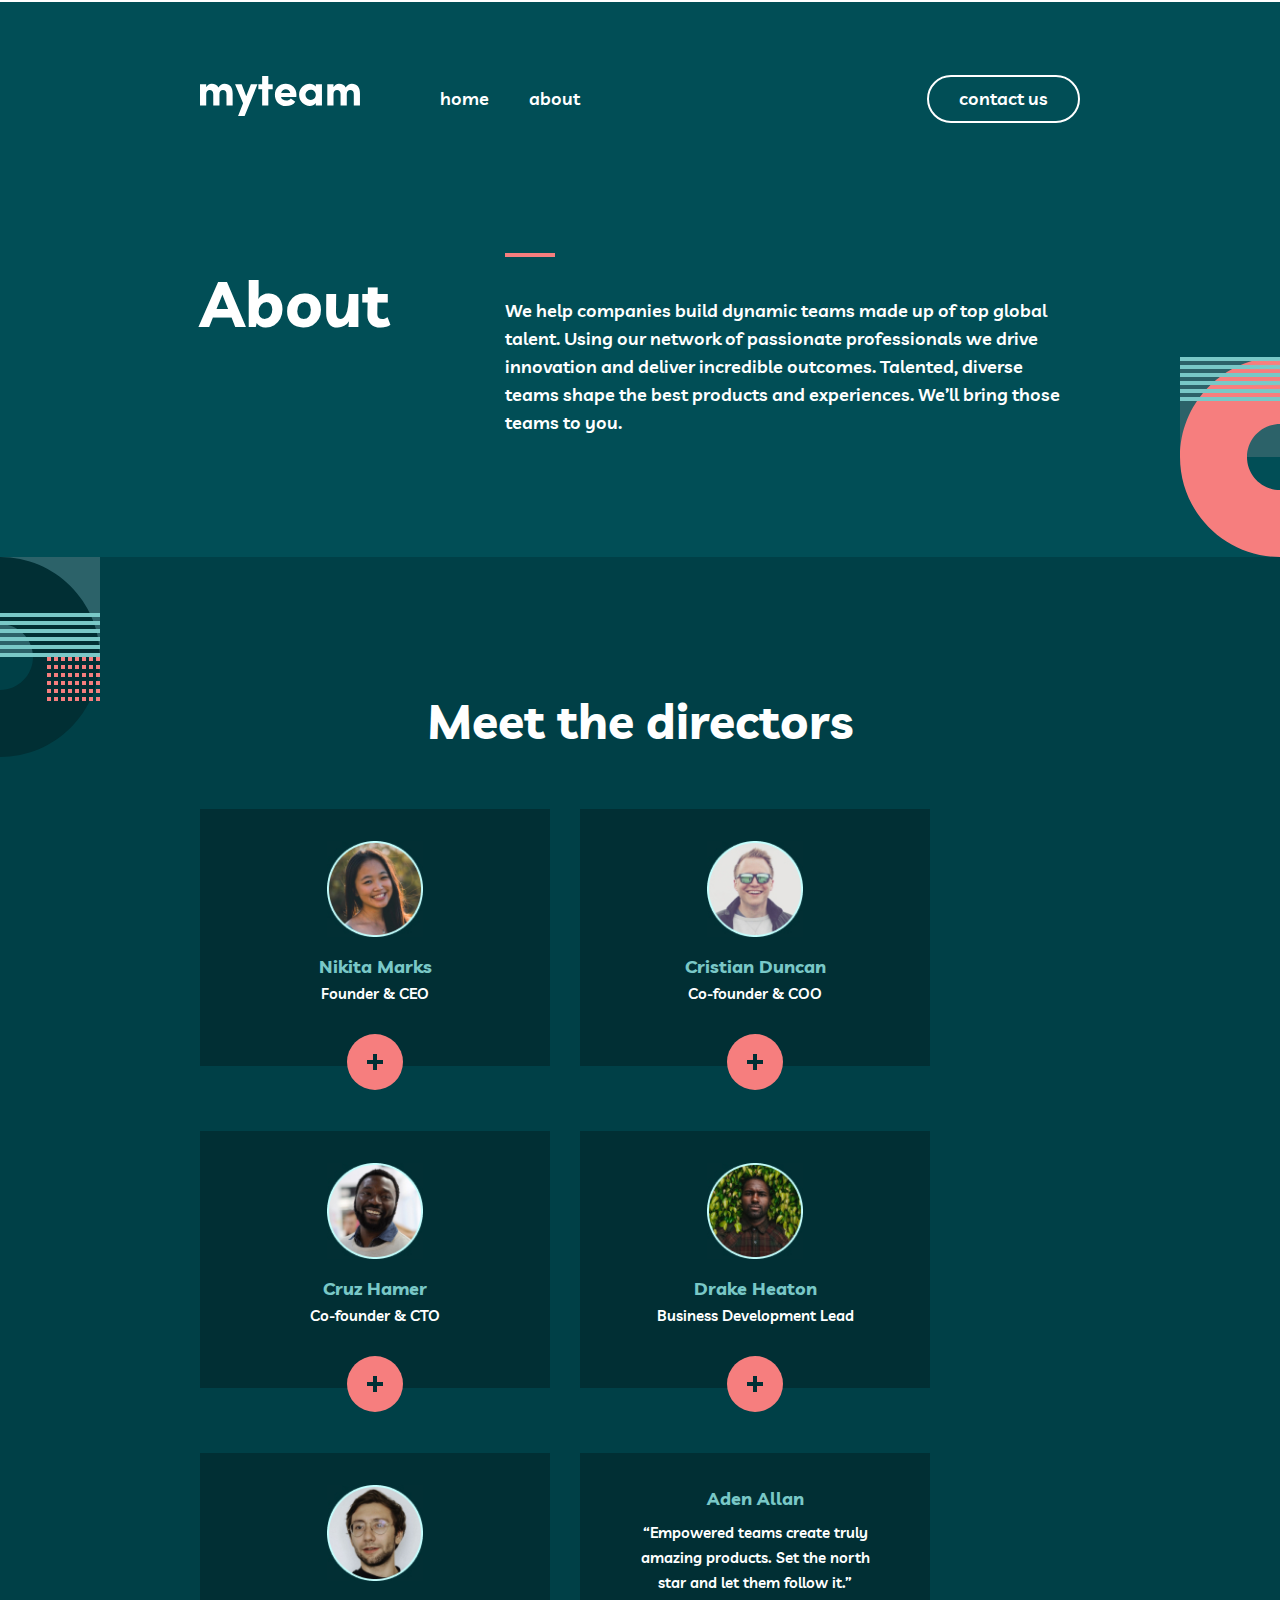
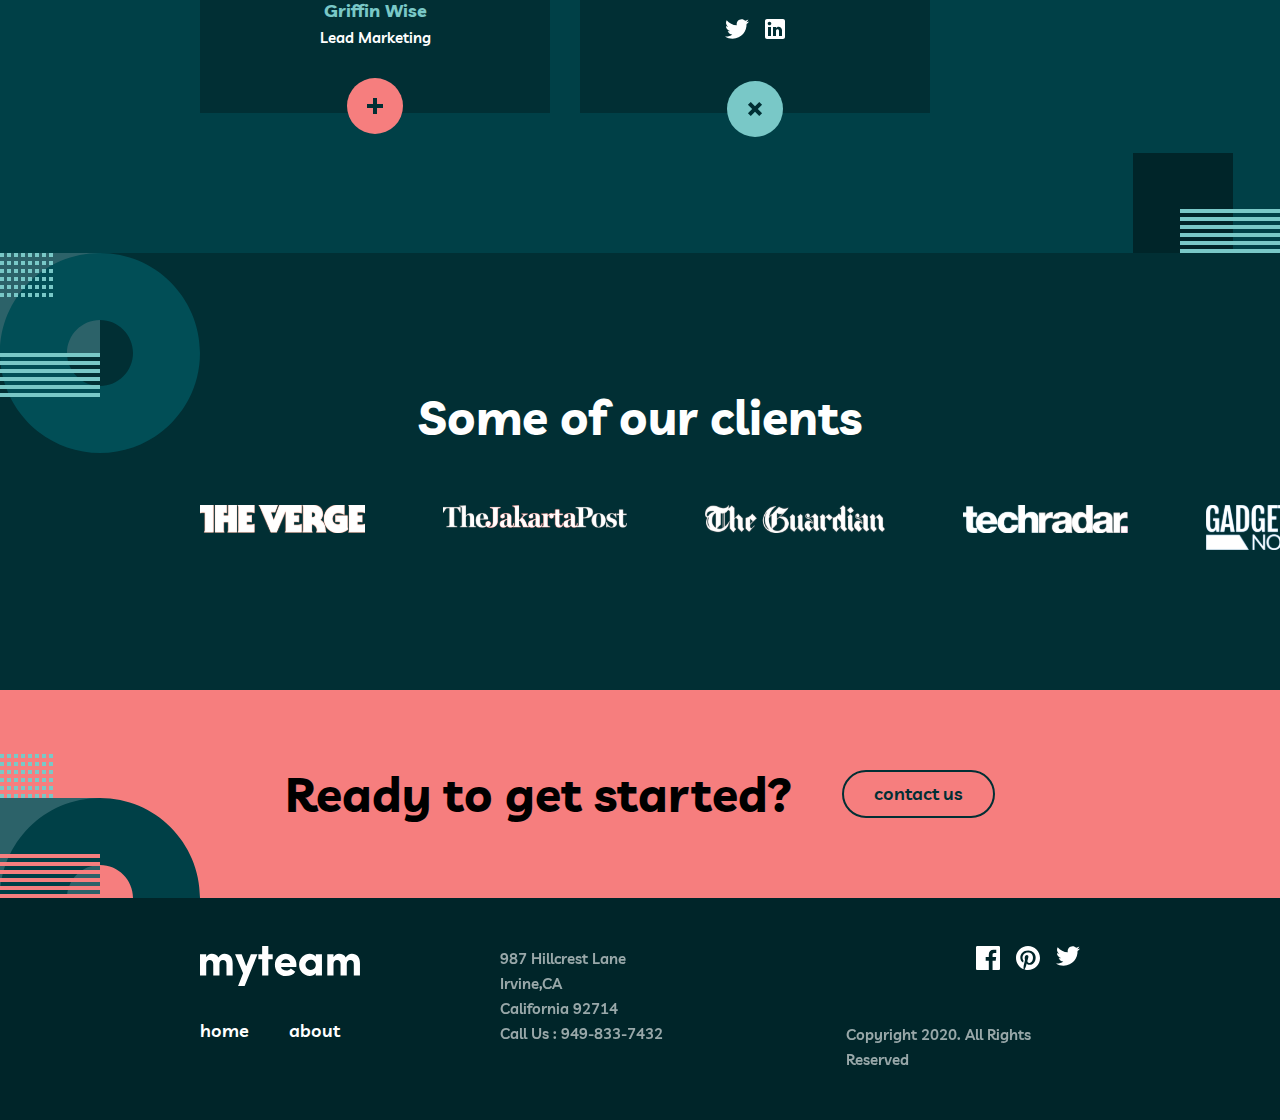
<file: pages/about.html>
<!DOCTYPE html>
<html lang="en">
  <head>
    <meta charset="UTF-8" />
    <meta name="viewport" content="width=device-width, initial-scale=1.0" />
    <title>myteam || about</title>
    <link rel="stylesheet" href="../css/normalize.css" />
    <link rel="stylesheet" href="../css/global.css" />
    <link rel="stylesheet" href="../css/about.css" />
  </head>
  <body>
    <header class="header container">
      <ul class="header__list">
        <li class="header__img">
          <a href="../index.html">
            <img
              src="../images/home/myteam 2.svg"
              alt="myteam-img"
              width="160"
              height="40"
            />
          </a>
        </li>
        <li class="header__item last">
          <a class="header__link" href="../index.html">home</a>
        </li>
        <li class="header__item">
          <a class="header__link" href="./about.html">about</a>
        </li>
        <li class="header__btn-wrapper">
          <a class="header__btn btn" href="./contact.html">contact us</a>
        </li>
      </ul>
    </header>

    <main class="main">
      <section class="hero container">
        <h1 class="hero-title">About</h1>
        <div class="hero__content">
          <img
            class="hero__content-img"
            src="../images/home/line1.svg"
            alt="line"
            width="50"
            height="4"
          />
          <p class="hero__content-text">
            We help companies build dynamic teams made up of top global talent.
            Using our network of passionate professionals we drive innovation
            and deliver incredible outcomes. Talented, diverse teams shape the
            best products and experiences. We’ll bring those teams to you.
          </p>
        </div>
      </section>
      <section class="directors container">
        <img
          class="directors__top-background"
          src="../images/about/directors-top-background.svg"
          alt="background-image"
        />
        <h2 class="directors__title">Meet the directors</h2>
        <ul class="directors__list">
          <li class="directors__item">
            <img
              class="directors__item-img"
              src="../images/about/nikita.jpg"
              alt="nikita"
              width="96"
              height="96"
            />
            <h3 class="directors__item-title">Nikita Marks</h3>
            <p class="directors__item-text">Founder & CEO</p>
            <img
              class="directors__item-plus"
              src="../images/about/plus.svg"
              alt="plus"
              width="56"
              height="56"
            />
          </li>
          <li class="directors__item">
            <img
              class="directors__item-img"
              src="../images/about/cristian.jpg"
              alt="cristian"
              width="96"
              height="96"
            />
            <h3 class="directors__item-title">Cristian Duncan</h3>
            <p class="directors__item-text">Co-founder & COO</p>
            <img
              class="directors__item-plus"
              src="../images/about/plus.svg"
              alt="plus"
              width="56"
              height="56"
            />
          </li>
          <li class="directors__item">
            <img
              class="directors__item-img"
              src="../images/about/cruz.jpg"
              alt="cruz"
              width="96"
              height="96"
            />
            <h3 class="directors__item-title">Cruz Hamer</h3>
            <p class="directors__item-text">Co-founder & CTO</p>
            <img
              class="directors__item-plus"
              src="../images/about/plus.svg"
              alt="plus"
              width="56"
              height="56"
            />
          </li>
          <li class="directors__item">
            <img
              class="directors__item-img"
              src="../images/about/drake.jpg"
              alt="drake"
              width="96"
              height="96"
            />
            <h3 class="directors__item-title">Drake Heaton</h3>
            <p class="directors__item-text">Business Development Lead</p>
            <img
              class="directors__item-plus"
              src="../images/about/plus.svg"
              alt="plus"
              width="56"
              height="56"
            />
          </li>
          <li class="directors__item">
            <img
              class="directors__item-img"
              src="../images/about/griffin.jpg"
              alt="griffin"
              width="96"
              height="96"
            />
            <h3 class="directors__item-title">Griffin Wise</h3>
            <p class="directors__item-text">Lead Marketing</p>
            <img
              class="directors__item-plus"
              src="../images/about/plus.svg"
              alt="plus"
              width="56"
              height="56"
            />
          </li>
          <li class="directors__item last__item">
            <h3 class="last__item-title">Aden Allan</h3>
            <p class="last__item-text">
              “Empowered teams create truly amazing products. Set the north star
              and let them follow it.”
            </p>
            <div class="directors__item-social">
              <a href="../index.html">
                <svg
                  width="24"
                  height="20"
                  viewBox="0 0 24 20"
                  fill="none"
                  xmlns="http://www.w3.org/2000/svg"
                >
                  <path
                    d="M24 2.55699C23.117 2.94899 22.168 3.21299 21.172 3.33199C22.189 2.72299 22.97 1.75799 23.337 0.607986C22.386 1.17199 21.332 1.58199 20.21 1.80299C19.313 0.845986 18.032 0.247986 16.616 0.247986C13.437 0.247986 11.101 3.21399 11.819 6.29299C7.728 6.08799 4.1 4.12799 1.671 1.14899C0.381 3.36199 1.002 6.25699 3.194 7.72299C2.388 7.69699 1.628 7.47599 0.965 7.10699C0.911 9.38799 2.546 11.522 4.914 11.997C4.221 12.185 3.462 12.229 2.69 12.081C3.316 14.037 5.134 15.46 7.29 15.5C5.22 17.123 2.612 17.848 0 17.54C2.179 18.937 4.768 19.752 7.548 19.752C16.69 19.752 21.855 12.031 21.543 5.10599C22.505 4.41099 23.34 3.54399 24 2.55699Z"
                    fill="white"
                  />
                </svg>
              </a>
              <a href="../index.html">
                <svg
                  width="20"
                  height="20"
                  viewBox="0 0 20 20"
                  fill="none"
                  xmlns="http://www.w3.org/2000/svg"
                >
                  <g id="icon-linkedin">
                    <path
                      id="Shape"
                      fill-rule="evenodd"
                      clip-rule="evenodd"
                      d="M2 0H18C19.1 0 20 0.9 20 2V18C20 19.1 19.1 20 18 20H2C0.9 20 0 19.1 0 18V2C0 0.9 0.9 0 2 0ZM6 17V8H3V17H6ZM4.5 6.3C3.5 6.3 2.7 5.5 2.7 4.5C2.7 3.5 3.5 2.7 4.5 2.7C5.5 2.7 6.3 3.5 6.3 4.5C6.3 5.5 5.5 6.3 4.5 6.3ZM14 17H17V11.3C17 9.4 15.4 7.8 13.5 7.8C12.6 7.8 11.5 8.4 11 9.2V8H8V17H11V11.7C11 10.9 11.7 10.2 12.5 10.2C13.3 10.2 14 10.9 14 11.7V17Z"
                      fill="white"
                    />
                  </g>
                </svg>
              </a>
            </div>
            <img
              class="last__item-icon"
              src="../images/about/x-icon.svg"
              alt="x-icon"
              width="56"
              height="56"
            />
          </li>
        </ul>
      </section>
      <section class="clients container">
        <h2 class="clients__title">Some of our clients</h2>
        <div class="clients__social">
          <img
            class="the-verge"
            src="../images/about/the-verge.svg"
            alt="the-verge"
            width="165"
            height="28"
          />
          <img
            class="the-jakarta"
            src="../images/about/the-jakarta-post.svg"
            alt="the-jakarta-post"
            width="184"
            height="23"
          />
          <img
            class="the-guardian"
            src="../images/about/the-guardian.svg"
            alt="the-guardian"
            width="180"
            height="28"
          />
          <img
            class="techradar"
            src="../images/about/techradar.svg"
            alt="techradar"
            width="165"
            height="28"
          />
          <img
            class="gadgets-now"
            src="../images/about/gadgets-now.svg"
            alt="gadgets-now"
            width="98"
            height="45"
          />
        </div>
      </section>
      <section class="ready container">
        <h2 class="ready__title">Ready to get started?</h2>
        <a class="ready__btn btn" href="./pages/contact.html">contact us</a>
      </section>
    </main>
    <footer class="footer container">
      <div class="footer__logo-wrapper">
        <a href="#">
          <img
            class="footer__logo"
            src="../images/home/myteam 2.svg"
            alt="myteam"
            width="160"
            height="40"
          />
        </a>
        <div class="footer__logo-pages">
          <a class="footer__link" href="../index.html">home</a>
          <a class="footer__link" href="./about.html">about</a>
        </div>
      </div>
      <address class="address">
        <p class="address-text">987 Hillcrest Lane</p>
        <p class="address-text">Irvine,CA</p>
        <p class="address-text">California 92714</p>
        <a class="address-link" href="tel:9498337432">Call Us : 949-833-7432</a>
      </address>
      <div class="footer__social">
        <div class="socials-wrapper">
          <a class="social__icon" href="#">
            <svg
              width="24"
              height="24"
              viewBox="0 0 24 24"
              fill="none"
              xmlns="http://www.w3.org/2000/svg"
            >
              <path
                d="M22.675 0H1.325C0.593 0 0 0.593 0 1.325V22.676C0 23.407 0.593 24 1.325 24H12.82V14.706H9.692V11.084H12.82V8.413C12.82 5.313 14.713 3.625 17.479 3.625C18.804 3.625 19.942 3.724 20.274 3.768V7.008L18.356 7.009C16.852 7.009 16.561 7.724 16.561 8.772V11.085H20.148L19.681 14.707H16.561V24H22.677C23.407 24 24 23.407 24 22.675V1.325C24 0.593 23.407 0 22.675 0Z"
                fill="white"
              />
            </svg>
          </a>
          <a class="social__icon" href="#">
            <svg
              width="24"
              height="24"
              viewBox="0 0 24 24"
              fill="none"
              xmlns="http://www.w3.org/2000/svg"
            >
              <path
                d="M12 0C5.373 0 0 5.372 0 12C0 17.084 3.163 21.426 7.627 23.174C7.522 22.225 7.427 20.769 7.669 19.733C7.887 18.796 9.076 13.768 9.076 13.768C9.076 13.768 8.717 13.049 8.717 11.986C8.717 10.318 9.684 9.072 10.888 9.072C11.911 9.072 12.406 9.841 12.406 10.762C12.406 11.791 11.751 13.33 11.412 14.757C11.129 15.951 12.011 16.926 13.189 16.926C15.322 16.926 16.961 14.677 16.961 11.431C16.961 8.558 14.897 6.549 11.949 6.549C8.535 6.549 6.531 9.11 6.531 11.756C6.531 12.787 6.928 13.894 7.424 14.494C7.522 14.613 7.536 14.718 7.507 14.839L7.174 16.199C7.121 16.419 7 16.466 6.772 16.36C5.273 15.662 4.336 13.471 4.336 11.711C4.336 7.926 7.086 4.449 12.265 4.449C16.428 4.449 19.663 7.416 19.663 11.38C19.663 15.516 17.056 18.844 13.436 18.844C12.22 18.844 11.077 18.213 10.686 17.466L9.938 20.319C9.667 21.362 8.936 22.669 8.446 23.465C9.57 23.812 10.763 24 12 24C18.627 24 24 18.627 24 12C24 5.372 18.627 0 12 0Z"
                fill="white"
              />
            </svg>
          </a>
          <a class="social__icon" href="#">
            <svg
              width="24"
              height="20"
              viewBox="0 0 24 20"
              fill="none"
              xmlns="http://www.w3.org/2000/svg"
            >
              <path
                d="M24 2.55699C23.117 2.94899 22.168 3.21299 21.172 3.33199C22.189 2.72299 22.97 1.75799 23.337 0.607986C22.386 1.17199 21.332 1.58199 20.21 1.80299C19.313 0.845986 18.032 0.247986 16.616 0.247986C13.437 0.247986 11.101 3.21399 11.819 6.29299C7.728 6.08799 4.1 4.12799 1.671 1.14899C0.381 3.36199 1.002 6.25699 3.194 7.72299C2.388 7.69699 1.628 7.47599 0.965 7.10699C0.911 9.38799 2.546 11.522 4.914 11.997C4.221 12.185 3.462 12.229 2.69 12.081C3.316 14.037 5.134 15.46 7.29 15.5C5.22 17.123 2.612 17.848 0 17.54C2.179 18.937 4.768 19.752 7.548 19.752C16.69 19.752 21.855 12.031 21.543 5.10599C22.505 4.41099 23.34 3.54399 24 2.55699Z"
                fill="white"
              />
            </svg>
          </a>
        </div>
        <p class="footer__social-text">Copyright 2020. All Rights Reserved</p>
      </div>
    </footer>
  </body>
</html>
</file>
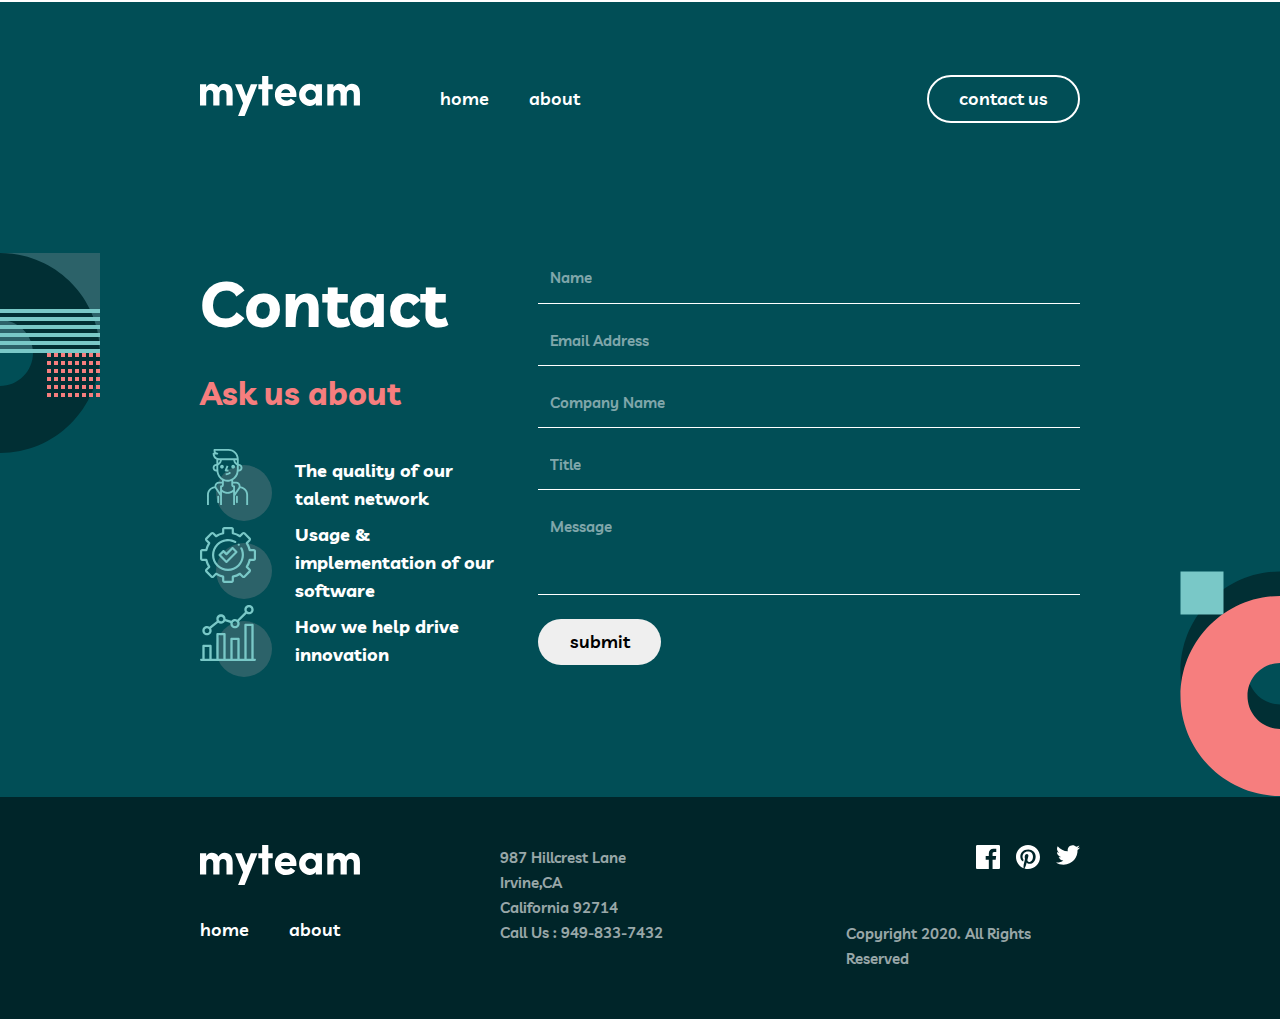
<file: pages/contact.html>
<!DOCTYPE html>
<html lang="en">
  <head>
    <meta charset="UTF-8" />
    <meta name="viewport" content="width=device-width, initial-scale=1.0" />
    <title>myteam || Contact</title>
    <link rel="stylesheet" href="../css/normalize.css" />
    <link rel="stylesheet" href="../css/global.css" />
    <link rel="stylesheet" href="../css/contact.css" />
  </head>
  <body>
    <header class="header container">
      <ul class="header__list">
        <li class="header__img">
          <a href="../index.html">
            <img
              src="../images/home/myteam 2.svg"
              alt="myteam-img"
              width="160"
              height="40"
            />
          </a>
        </li>
        <li class="header__item last">
          <a class="header__link" href="../index.html">home</a>
        </li>
        <li class="header__item">
          <a class="header__link" href="./about.html">about</a>
        </li>
        <li class="header__btn-wrapper">
          <a class="header__btn btn" href="./contact.html">contact us</a>
        </li>
      </ul>
    </header>
    <main class="main">
      <section class="contact container">
        <img
          class="contact__top-img"
          src="../images/contact/top-background.svg"
          alt="background-image"
        />
        <div class="contact__content">
          <h1 class="contact__content-title">Contact</h1>
          <h2 class="contact__content-text">Ask us about</h2>
          <ul class="contact__list">
            <li class="contact__item">
              <img
                src="../images/home/icon-feature-experience.svg"
                alt="icon-feature-experience"
                width="72"
                height="72"
              />
              <h3 class="contact__item-title">
                The quality of our talent network
              </h3>
            </li>
            <li class="contact__item">
              <img
                src="../images/home/icon-feature-implementation.svg"
                alt="icon-feature-experience"
                width="72"
                height="72"
              />
              <h3 class="contact__item-title">
                Usage & implementation of our software
              </h3>
            </li>
            <li class="contact__item">
              <img
                src="../images/home/icon-feature-productivity.svg"
                alt="icon-feature-productivity"
                width="72"
                height="72"
              />
              <h3 class="contact__item-title">How we help drive innovation</h3>
            </li>
          </ul>
        </div>
        <div class="form__wrapper">
          <form
            class="form"
            action="https://echo.htmlacademy.ru "
            method="post"
          >
            <div class="form__control">
              <input
                class="form__control-input"
                id="name"
                type="text"
                name="name"
                placeholder="Name"
              />
            </div>
            <div class="form-control">
              <input
                class="form__control-input"
                id="email"
                type="email"
                name="Email Address"
                placeholder="Email Address"
                required
              />
            </div>
            <div class="form-control">
              <input
                class="form__control-input"
                id="company"
                type="text"
                name="Company Name"
                placeholder="Company Name"
                required
              />
            </div>
            <div class="form-control">
              <input
                class="form__control-input"
                id="title"
                type="text"
                name="title"
                placeholder="Title"
                required
              />
            </div>

            <div class="form-control">
              <input
                class="form__control-input last-input"
                id="Message"
                type="text"
                name="Message"
                placeholder="Message"
              />
            </div>

            <button class="form__button" type="submit">submit</button>
          </form>
        </div>
      </section>
    </main>
    <footer class="footer container">
      <div class="footer__logo-wrapper">
        <a href="#">
          <img
            class="footer__logo"
            src="../images/home/myteam 2.svg"
            alt="myteam"
            width="160"
            height="40"
          />
        </a>
        <div class="footer__logo-pages">
          <a class="footer__link" href="../index.html">home</a>
          <a class="footer__link" href="./about.html">about</a>
        </div>
      </div>
      <address class="address">
        <p class="address-text">987 Hillcrest Lane</p>
        <p class="address-text">Irvine,CA</p>
        <p class="address-text">California 92714</p>
        <a class="address-link" href="tel:9498337432">Call Us : 949-833-7432</a>
      </address>
      <div class="footer__social">
        <div class="socials-wrapper">
          <a class="social__icon" href="#">
            <svg
              width="24"
              height="24"
              viewBox="0 0 24 24"
              fill="none"
              xmlns="http://www.w3.org/2000/svg"
            >
              <path
                d="M22.675 0H1.325C0.593 0 0 0.593 0 1.325V22.676C0 23.407 0.593 24 1.325 24H12.82V14.706H9.692V11.084H12.82V8.413C12.82 5.313 14.713 3.625 17.479 3.625C18.804 3.625 19.942 3.724 20.274 3.768V7.008L18.356 7.009C16.852 7.009 16.561 7.724 16.561 8.772V11.085H20.148L19.681 14.707H16.561V24H22.677C23.407 24 24 23.407 24 22.675V1.325C24 0.593 23.407 0 22.675 0Z"
                fill="white"
              />
            </svg>
          </a>
          <a class="social__icon" href="#">
            <svg
              width="24"
              height="24"
              viewBox="0 0 24 24"
              fill="none"
              xmlns="http://www.w3.org/2000/svg"
            >
              <path
                d="M12 0C5.373 0 0 5.372 0 12C0 17.084 3.163 21.426 7.627 23.174C7.522 22.225 7.427 20.769 7.669 19.733C7.887 18.796 9.076 13.768 9.076 13.768C9.076 13.768 8.717 13.049 8.717 11.986C8.717 10.318 9.684 9.072 10.888 9.072C11.911 9.072 12.406 9.841 12.406 10.762C12.406 11.791 11.751 13.33 11.412 14.757C11.129 15.951 12.011 16.926 13.189 16.926C15.322 16.926 16.961 14.677 16.961 11.431C16.961 8.558 14.897 6.549 11.949 6.549C8.535 6.549 6.531 9.11 6.531 11.756C6.531 12.787 6.928 13.894 7.424 14.494C7.522 14.613 7.536 14.718 7.507 14.839L7.174 16.199C7.121 16.419 7 16.466 6.772 16.36C5.273 15.662 4.336 13.471 4.336 11.711C4.336 7.926 7.086 4.449 12.265 4.449C16.428 4.449 19.663 7.416 19.663 11.38C19.663 15.516 17.056 18.844 13.436 18.844C12.22 18.844 11.077 18.213 10.686 17.466L9.938 20.319C9.667 21.362 8.936 22.669 8.446 23.465C9.57 23.812 10.763 24 12 24C18.627 24 24 18.627 24 12C24 5.372 18.627 0 12 0Z"
                fill="white"
              />
            </svg>
          </a>
          <a class="social__icon" href="#">
            <svg
              width="24"
              height="20"
              viewBox="0 0 24 20"
              fill="none"
              xmlns="http://www.w3.org/2000/svg"
            >
              <path
                d="M24 2.55699C23.117 2.94899 22.168 3.21299 21.172 3.33199C22.189 2.72299 22.97 1.75799 23.337 0.607986C22.386 1.17199 21.332 1.58199 20.21 1.80299C19.313 0.845986 18.032 0.247986 16.616 0.247986C13.437 0.247986 11.101 3.21399 11.819 6.29299C7.728 6.08799 4.1 4.12799 1.671 1.14899C0.381 3.36199 1.002 6.25699 3.194 7.72299C2.388 7.69699 1.628 7.47599 0.965 7.10699C0.911 9.38799 2.546 11.522 4.914 11.997C4.221 12.185 3.462 12.229 2.69 12.081C3.316 14.037 5.134 15.46 7.29 15.5C5.22 17.123 2.612 17.848 0 17.54C2.179 18.937 4.768 19.752 7.548 19.752C16.69 19.752 21.855 12.031 21.543 5.10599C22.505 4.41099 23.34 3.54399 24 2.55699Z"
                fill="white"
              />
            </svg>
          </a>
        </div>
        <p class="footer__social-text">Copyright 2020. All Rights Reserved</p>
      </div>
    </footer>
  </body>
</html>
</file>
<file: css/global.css>
/* FONTS START */
@font-face {
  font-display: swap;
  font-family: 'Livvic';
  font-style: normal;
  font-weight: 400;
  src: url('../fonts/livvic-v14-latin-regular.woff2') format('woff2');
}

@font-face {
  font-display: swap;
  font-family: 'Livvic';
  font-style: italic;
  font-weight: 500;
  src: url('../fonts/livvic-v14-latin-500italic.woff2') format('woff2');
}

@font-face {
  font-display: swap;
  font-family: 'Livvic';
  font-style: normal;
  font-weight: 600;
  src: url('../fonts/livvic-v14-latin-600.woff2') format('woff2');
}

@font-face {
  font-display: swap;
  font-family: 'Livvic';
  font-style: normal;
  font-weight: 700;
  src: url('../fonts/livvic-v14-latin-700.woff2') format('woff2');
}

@font-face {
  font-display: swap;
  font-family: 'Livvic';
  font-style: italic;
  font-weight: 700;
  src: url('../fonts/livvic-v14-latin-700italic.woff2') format('woff2');
}

/* FONTS END */

/* VARIABLES START */
:root {
  --midnight-Green: #014E56;
  --might-Coral: #F67E7E;
  --white: #FFFFFF;
  --rapture-Blue: #79C8C7;
  --police-Blue: #2C6269;
  --deep-Jungle-Green: #004047;
  --sacramento-State-Green: #012F34;
  --dark-Green: #002529;



  /* fonts */
  --fonts: 'Livvic';
  /* Transition */
  --transition: 0.3s;
}

/* VARIABLES END */

*,
*::after,
*::before {
  margin: 0;
  padding: 0;
  box-sizing: border-box;
}

a {
  text-decoration: none;
  display: inline-block;
}

ul,
ol {
  list-style: none;
}

img {
  display: flex;
  object-fit: cover;
}

html {
  height: 100%;
  scroll-behavior: smooth;
}



h1,
h2,
h3 {
  font-family: var(--fonts);
  font-weight: 700;

}


h1 {
  margin: 0;
  font-size: 100px;
  line-height: 100px;

}

h2 {
  font-size: 48px;
  line-height: 48px;
}

h3 {
  font-size: 18px;
  line-height: 28px;
}


.btn {
  width: 153px;
  border-radius: 24px;
  font-family: var(--fonts);
  font-size: 18px;
  line-height: 28px;
  padding-top: 8px;
  padding-bottom: 8px;
  font-weight: 600;
  cursor: pointer;
  transition: var(--transition);
}

body {
  height: 100%;
  font-family: var(--fonts);
  font-size: 15px;
  line-height: 25px;
  font-weight: 600;
}

.container {
  width: 100%;
  max-width: 1510px;
  padding-left: 200px;
  padding-right: 200px;
  margin-left: auto;
  margin-right: auto;
}

#menu_btn {
  display: none;
}


/*  */

/* HEADER START */

.header {
  background-color: var(--midnight-Green);
}

.header__list {
  margin-top: 2px;
  display: flex;
  align-items: center;
  padding-top: 73px;
  padding-bottom: 130px;
}

.header__img {
  margin-right: 80px;
}


.header__item {
  margin-right: auto;
}

.header__link {
  font-size: 18px;
  line-height: 28px;
  color: var(--white);
  font-family: var(--fonts);
}

.header__link:hover {
  transition: var(--transition);
  color: var(--might-Coral);
}

.last {
  margin-right: 40px;
}

.header__btn {
  text-align: center;
  border: 2px solid var(--white);
  color: var(--white);
  transition: var(--transition);
}

.header__btn:hover {
  background-color: var(--white);
  color: var(--dark-Green);
}


/* HEADER END */



/* READY START */
.ready {
  display: flex;
  align-items: center;
  justify-content: space-between;
  padding-top: 80px;
  padding-bottom: 80px;
  background-color: var(--might-Coral);
  background-image: url('../images/home/ready-bsckground.svg');
  background-repeat: no-repeat;
  background-position: left bottom;
  padding-left: 285px;
  padding-right: 285px;
}



.ready__btn {
  text-align: center;
  color: var(--sacramento-State-Green);
  border: 2px solid var(--sacramento-State-Green);
}

.ready__btn:hover {
  color: var(--white);
  background-color: var(--sacramento-State-Green);
}

/* READY END */

/* FOOTER START */

.footer {
  display: flex;
  padding-top: 48px;
  padding-bottom: 48px;
  background-color: var(--dark-Green);
}

.footer__logo-wrapper {
  width: 160px;
  margin-right: 140px;
}

.footer__logo {
  margin-bottom: 25px;
}

.footer__link {
  font-size: 18px;
  color: var(--white);
  transition: var(--transition);
}

.footer__link:hover {
  color: var(--might-Coral);
}

.footer__logo-pages {
  display: flex;
  gap: 40px;
}

.address {
  width: 445px;
  font-style: normal;
  color: var(--white);
  margin-right: auto;
}

.address-text {
  opacity: 0.6;
}

.address-link {
  color: var(--white);
  opacity: 0.6;
}


.socials-wrapper {
  display: flex;
  gap: 16px;
  margin-left: 130px;
  margin-bottom: 45px;
}


.social__icon:hover {
  color: var(--might-Coral);
}

.footer__social-text {
  opacity: 0.6;
  color: var(--white);
}



/* FOOTER END */

@media(max-width:768px) {

  h1,
  h2,
  h3 {
    font-family: var(--fonts);
    font-weight: 700;

  }


  h1 {
    margin: 0;
    font-size: 64px;
    line-height: 56px;

  }

  h2 {
    font-size: 32px;
    line-height: 32px;
  }

  h3 {
    font-size: 18px;
    line-height: 28px;
  }


  .btn {
    width: 153px;
    border-radius: 24px;
    font-family: var(--fonts);
    font-size: 18px;
    line-height: 28px;
    padding-top: 8px;
    padding-bottom: 8px;
    font-weight: 600;
    cursor: pointer;
    transition: var(--transition);
  }

  body {
    height: 100%;
    font-family: var(--fonts);
    font-size: 15px;
    line-height: 25px;
    font-weight: 600;
  }

  .container {
    width: 100%;
    max-width: 768px;
    padding-left: 39px;
    padding-right: 39px;
    margin-left: auto;
    margin-right: auto;
  }


  /*  */

  /* HEADER START */

  .header {
    background-color: var(--midnight-Green);
  }

  .header__list {
    margin-top: 2px;
    display: flex;
    align-items: center;
    padding-top: 64px;
    padding-bottom: 112px;
  }

  .header__item {
    margin-right: auto;
  }

  .last {
    margin-right: 40px;
  }

  /* HEADER END */



  /* READY START */
  .ready {
    display: flex;
    align-items: center;
    justify-content: space-between;
    padding: 100px 100px;
    background-color: var(--might-Coral);
    background-image: url('../images/home/ready-bsckground.svg');
    background-repeat: no-repeat;
    background-position: left bottom;
    text-align: center;
  }


  /* READY END */

  /* FOOTER START */

  .footer {
    display: flex;
    gap: 10px;
    padding-top: 48px;
    padding-bottom: 48px;
    background-color: var(--dark-Green);
    position: relative;
  }

  .footer__logo-wrapper {
    width: 160px;
    margin-right: 140px;
  }

  .footer__logo {
    margin-bottom: 40px;
  }

  .footer__logo-pages {
    display: flex;
    margin-bottom: 70px;
    gap: 40px;
  }

  .address {
    font-style: normal;
    color: var(--white);
    text-align: right;
  }

  .socials-wrapper {
    display: flex;
    align-items: center;
    position: absolute;
    bottom: 0;
    left: -90px;
  }

  .footer__social-text {
    width: 255px;
    position: absolute;
    bottom: 60px;
    right: 40px;
  }
}





/*  */






@media(max-width:450px) {
  #menu_btn {
    display: initial;
  }

  navbar {
    position: absolute;
    top: -10rem;
    right: 0;
    left: 0;

  }

  h1,
  h2,
  h3 {
    font-family: var(--fonts);
    font-weight: 700;

  }


  h1 {
    margin: 0;
    font-size: 40px;
    line-height: 40px;

  }

  h2 {
    font-size: 32px;
    line-height: 32px;
  }

  h3 {
    font-size: 18px;
    line-height: 28px;
  }


  .btn {
    width: 153px;
    border-radius: 24px;
    font-family: var(--fonts);
    font-size: 18px;
    line-height: 28px;
    padding-top: 8px;
    padding-bottom: 8px;
    font-weight: 600;
    cursor: pointer;
    transition: var(--transition);
  }

  body {
    height: 100%;
    font-family: var(--fonts);
    font-size: 15px;
    line-height: 25px;
    font-weight: 600;
  }

  .container {
    width: 100%;
    max-width: 450px;
    padding-left: 50px;
    padding-right: 50px;
    margin-left: auto;
    margin-right: auto;
  }


  /*  */
  .sidebar {
    position: fixed;
    top: 0;
    right: 0;
    height: 100vh;
    width: 255px;
    z-index: 999;
    background-color: var(--police-Blue);
    display: none;
    flex-direction: column;
    align-items: flex-start;
    justify-content: flex-start;

    display: none;
  }

  .sidebar li {
    width: 100%;
  }

  .sidebar a {
    width: 100%;
  }

  /* HEADER START */

  .header {
    background-color: var(--midnight-Green);
  }

  .header__list {
    margin-top: 2px;
    display: flex;
    align-items: center;
    padding-top: 64px;
    padding-bottom: 112px;
  }

  .header__item {
    margin-right: auto;
    display: none;
  }

  .header__btn {
    display: none;
  }

  .last {
    margin-right: 40px;
  }

  /* HEADER END */



  /* READY START */
  .ready {
    display: flex;
    flex-direction: column;
    align-items: center;
    justify-content: space-between;
    padding: 100px 100px;
    background-color: var(--might-Coral);
    background-image: url('../images/home/ready-bsckground.svg');
    background-repeat: no-repeat;
    background-position: left bottom;
    text-align: center;
  }

  .ready__title {
    width: 327px;
    margin-bottom: 15px;
  }


  /* READY END */

  /* FOOTER START */
  .footer {
    display: flex;
    flex-direction: column;
    text-align: center;
    padding-bottom: 250px;
  }

  .footer__logo-wrapper {
    margin-left: auto;
    margin-right: auto;
  }

  .footer__logo {
    width: 96px;
    height: 24px;
  }

  .footer__logo-pages {
    margin-bottom: 50px;
  }

  .footer__link {
    width: 41px;
    height: 25px;
    padding-left: 15px;
  }

  .address {
    width: 327px;
    display: flex;
    flex-direction: column;
    align-items: center;
    justify-content: center;
    margin-top: -25px;
    text-align: center;
    padding-left: 15px;
  }

  .socials-wrapper {
    position: absolute;
    top: 180px;
    left: auto;
  }

  .social__icon {}

  .footer__social-text {
    position: absolute;
    left: 110px;
    bottom: 120px;
  }
}
</file>
<file: css/about.css>
/* HERO START */
.hero {
  display: flex;
  gap: 30px;
  padding-bottom: 120px;
  background-color: var(--midnight-Green);
  color: var(--white);
  background-image: url('../images/about/hero-background.svg');
  background-repeat: no-repeat;
  background-position: right bottom;
}

.hero-title {
  font-weight: 700;
  font-size: 64px;
  line-height: 100px;
  width: 350px;
}

.hero__content {
  width: 730px;
}

.hero__content-img {
  margin-bottom: 40px;
}

.hero__content-text {
  font-size: 18px;
  font-weight: 600;
  line-height: 28px;
}

/* HERO END */

/* DIRECTORS START */
.directors {
  display: flex;
  flex-direction: column;
  text-align: center;
  padding-top: 140px;
  padding-bottom: 140px;
  background-color: var(--deep-Jungle-Green);
  position: relative;
  background-image: url('../images/about/directors-bottom-background.svg');
  background-repeat: no-repeat;
  background-position: right bottom;
}

.directors__top-background {
  position: absolute;
  top: 0px;
  left: 0px;

}

.directors__title {
  color: var(--white);
  margin-bottom: 64px;
}

.directors__list {
  display: flex;
  margin-left: auto;
  margin-right: auto;
  gap: 65px 30px;
  flex-wrap: wrap;
}

.directors__item {
  display: flex;
  flex-direction: column;
  align-items: center;
  text-align: center;
  width: 350px;
  background-color: var(--sacramento-State-Green);
  padding-top: 32px;
  padding-bottom: 32px;

}

.directors__item-img {
  margin-bottom: 16px;
}

.directors__item-title {
  color: var(--rapture-Blue);
}

.directors__item-text {
  color: var(--white);
  margin-bottom: 28px;
}

.directors__item-plus {
  margin-bottom: -56px;
}

.last__item {}

.last__item-title {
  color: var(--rapture-Blue);
  margin-bottom: 7px;
}

.last__item-text {
  width: 254px;
  color: var(--white);
  margin-bottom: 24px;
}

.directors__item-social {
  margin-bottom: 35px;
  display: flex;
  gap: 16px;
}

.last__item-icon {
  margin-bottom: -56px;
}

/* DIRECTORS END */


/* CLIENTS START */

.clients {
  background-color: var(--sacramento-State-Green);
  padding-top: 140px;
  padding-bottom: 140px;
  text-align: center;
  background-image: url('../images/about/clients-background.svg');
  background-repeat: no-repeat;
  background-position: left top;
}

.clients__title {
  color: var(--white);
  margin-bottom: 64px;
}

.clients__social {
  display: flex;
  gap: 78px;
}

/* CLIENTS END */




@media(max-width:768px) {

  /* HERO START */
  .hero {
    display: flex;
    flex-direction: column;
    align-items: center;
    gap: 40px;
    padding-bottom: 100px;
    background-color: var(--midnight-Green);
    color: var(--white);
    background-image: url('../images/about/hero-background.svg');
    background-repeat: no-repeat;
    background-position: right bottom;
    text-align: center;
  }

  .hero__content {
    width: 457px;
  }

  .hero__content-img {
    display: none;
  }

  .hero__content-text {
    font-size: 15px;
  }

  /* HERO END */

  /* DIRECTORS START */
  .directors {
    display: flex;
    flex-direction: column;
    text-align: center;
    padding-top: 100px;
    padding-bottom: 120px;
  }

  .directors__top-background {
    position: absolute;
    top: 0px;
    left: 0px;

  }

  .directors__list {
    display: flex;
    margin-left: 55px;
    gap: 45px 15px;
    flex-wrap: wrap;
  }

  .directors__item {
    display: flex;
    justify-content: center;
    flex-direction: column;
    align-items: center;
    text-align: center;
    width: 281px;
    background-color: var(--sacramento-State-Green);
    padding-top: 32px;
    padding-bottom: 32px;

  }

  .directors__item-img {
    margin-bottom: 16px;
  }

  .directors__item-title {
    color: var(--rapture-Blue);
  }

  .directors__item-text {
    color: var(--white);
    margin-bottom: 28px;
  }

  .directors__item-plus {
    margin-bottom: -56px;
  }

  .last__item {}

  .last__item-title {
    color: var(--rapture-Blue);
    margin-bottom: 7px;
  }

  .last__item-text {
    width: 254px;
    color: var(--white);
    margin-bottom: 24px;
  }

  .directors__item-social {
    margin-bottom: 35px;
    display: flex;
    gap: 16px;
  }

  .last__item-icon {
    margin-bottom: -56px;
  }

  /* DIRECTORS END */


  /* CLIENTS START */

  .clients {
    background-color: var(--sacramento-State-Green);
    padding-top: 100px;
    padding-bottom: 100px;
    text-align: center;
    background-image: url('../images/about/responsiv.svg');
    background-repeat: no-repeat;
    background-position: left top;
  }

  .clients__title {
    color: var(--white);
    margin-bottom: 64px;
  }

  .clients__social {
    display: flex;
    gap: 49px;
    width: 689px;
  }





  .the-verge {
    width: 103px;
    height: 17px;
  }

  .the-jakarta {
    width: 114px;
    height: 14px;
  }

  .the-guardian {
    width: 112px;
    height: 17px;
  }

  .techradar {
    width: 103px;
    height: 17px;
  }

  .gadgets-now {
    width: 61px;
    height: 28px;
  }

  /* CLIENTS END */

}



@media (max-width:450px) {




  .hero {
    padding-bottom: 210px;
  }


  .hero-title {}

  .hero__content {
    width: 327px;

  }

  .hero__content-img {}

  .hero__content-text {}

  .directors {
    padding-top: 160px;
  }

  .directors__top-background {}

  .directors__title {}

  .directors__list {}

  .directors__item {
    margin-left: -15px;
  }

  .directors__item-img {}

  .directors__item-title {}

  .directors__item-text {}

  .directors__item-plus {}

  .last__item {}

  .last__item-title {}

  .last__item-text {}

  .directors__item-social {}

  .last__item-icon {}

  .clients {}

  .clients__title {}

  .clients__social {
    width: 327px;
    display: flex;
    align-items: center;
    justify-content: center;
    flex-direction: column;
  }

  .the-verge {}

  .the-jakarta {}

  .the-guardian {}

  .techradar {}

  .gadgets-now {}

  .ready {}

  .ready__title {}

  .ready__btn {}

  .btn {}


}
</file>
<file: css/contact.css>
/* Chrome, Safari, Edge, Opera */
input::-webkit-outer-spin-button,
input::-webkit-inner-spin-button {
  -webkit-appearance: none;
  margin: 0;
}

/* Firefox */
input[type=number] {
  -moz-appearance: textfield;
}

.contact {
  display: flex;
  gap: 30px;
  align-items: center;
  background-color: var(--midnight-Green);
  padding-bottom: 120px;
  background-image: url('../images/contact/bottom-background.svg');
  background-repeat: no-repeat;
  background-position: right bottom;
  position: relative;
}

.contact__top-img {
  position: absolute;
  left: 0;
  top: 0;
}


.contact__content {
  width: 540px;
}

.contact__content-title {
  font-size: 64px;
  font-weight: 700;
  line-height: 100px;
  color: var(--white);
  margin-bottom: 16px;
}

.contact__content-text {
  color: var(--might-Coral);
  font-size: 32px;
  font-weight: 700;
  line-height: 48px;
  margin-bottom: 32px;
}

.contact__item {
  display: flex;
  gap: 23px;
  align-items: center;
}

.contact__item-title {
  color: var(--white);
}


/*  */

.form__wrapper {}

.form {
  display: flex;
  gap: 24px;
  flex-direction: column;

}

.form__control {
  border: none;
}

.form__control-input {
  border: none;
  background-color: inherit;
  padding-left: 12px;
  padding-right: 12px;
  padding-bottom: 16px;
  width: 542px;
  border-bottom: 1px solid var(--white);
  color: var(--white);
}

.form__control-input::placeholder {
  opacity: 0.5;
  color: var(--white);
  font-size: 15px;
  font-weight: 600;
  line-height: 25px;
}

.form__control-input:focus {
  outline: none;
}

.last-input {
  padding-bottom: 58px;
}

.form__button {
  text-align: center;
  width: 123px;
  border-radius: 25px;
  padding-top: 9px;
  padding-bottom: 9px;
  font-size: 18px;
  line-height: 28px;
  font-weight: 600;
  border: none;
}

.form__button:hover {
  opacity: 0.7;
}



@media (max-width:768px) {

  .contact {
    display: flex;
    flex-direction: column;
    gap: 50px;
    align-items: center;
    background-color: var(--midnight-Green);
    padding-bottom: 115px;
    text-align: center;
  }


}

@media (max-width:450px) {

  .contact {
    display: flex;
    flex-direction: column;
    text-align: center;
    padding-bottom: 260px;
  }

  .container {}

  .contact__top-img {
    display: none;
  }

  .contact__content {}

  .contact__content-title {
    font-size: 40px;
  }

  .contact__content-text {
    font-size: 32px
  }

  .contact__list {
    display: flex;
    flex-direction: column;
    gap: 25px;
  }

  .contact__item {
    margin-left: auto;
    margin-right: auto;
    width: 327px;
  }

  .contact__item-title {
    font-size: 18px;
  }

  .form__wrapper {
    width: 327px;

  }

  .form {
    display: flex;
    margin-right: auto;
    margin-left: auto;

  }

  .form__control-input {
    width: 327px;
  }
}
</file>
